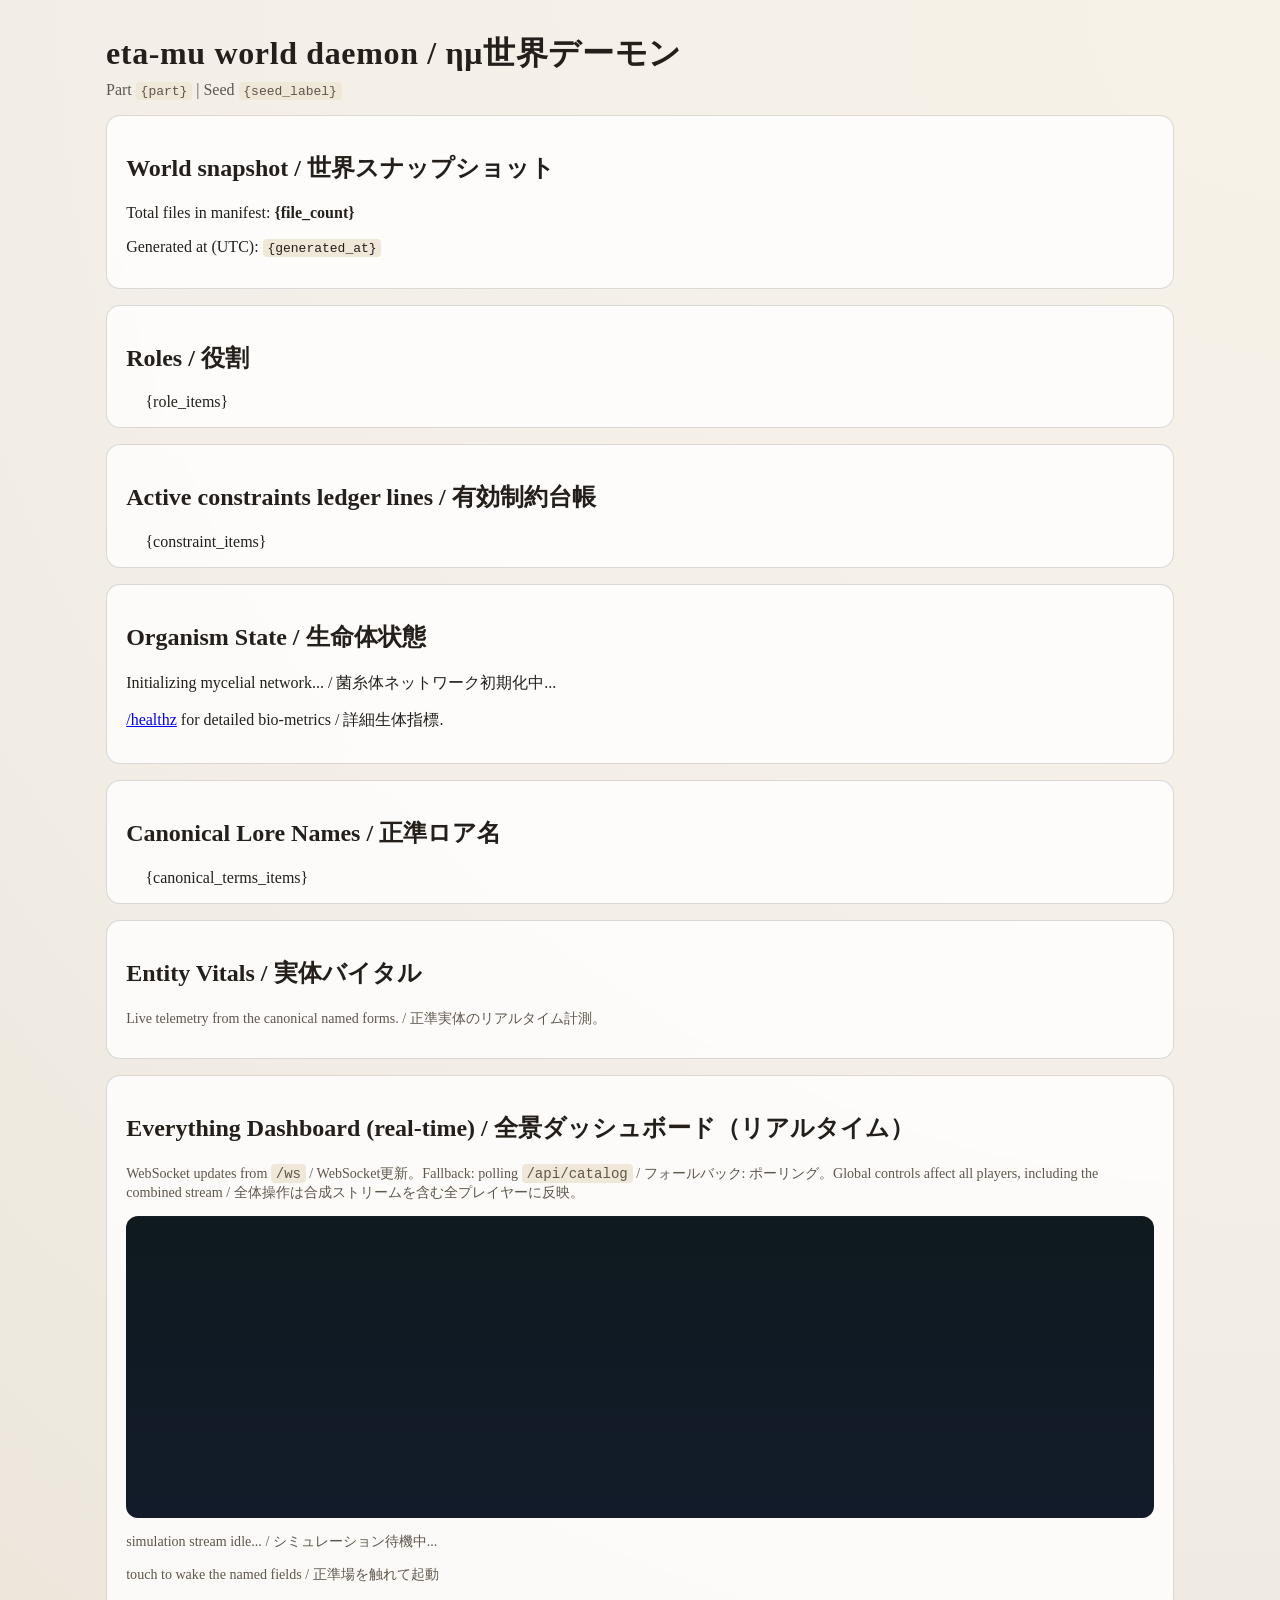
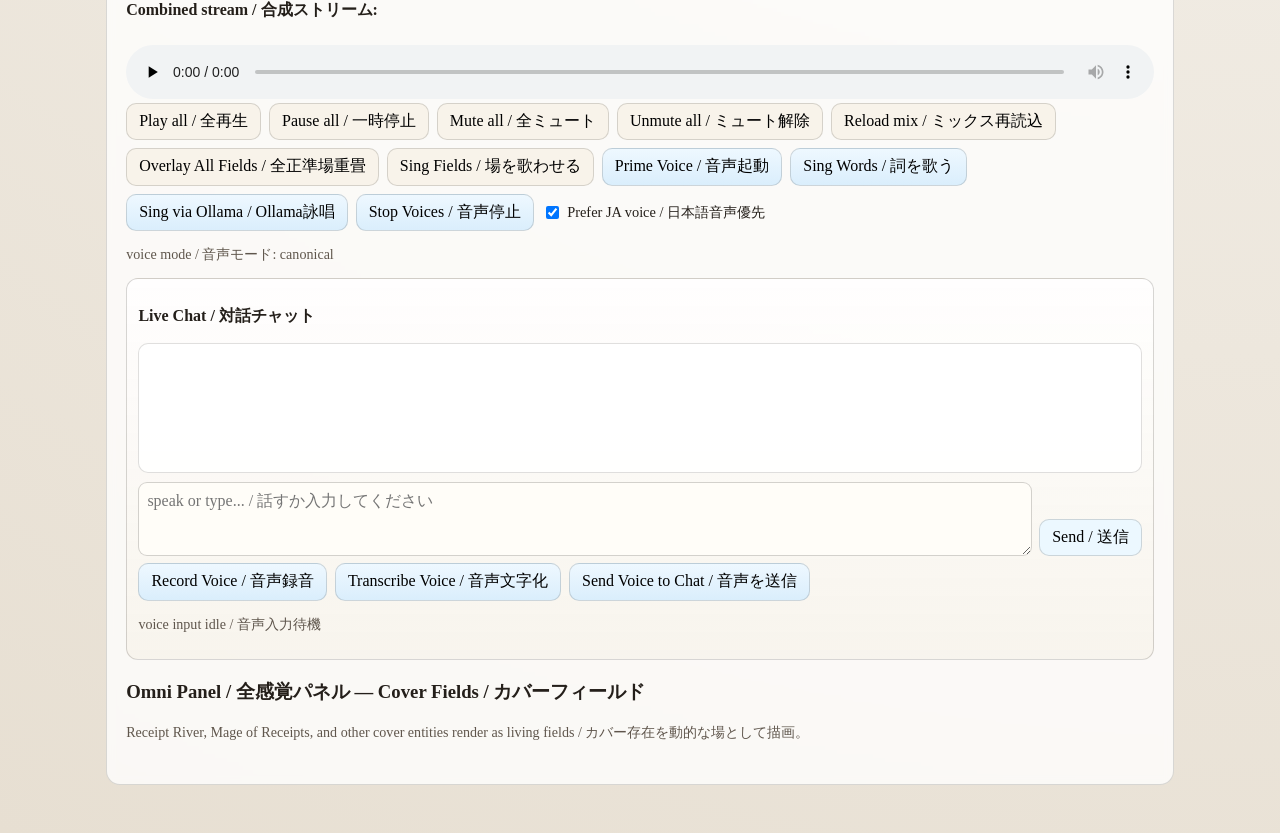
<file: part64/code/templates/index.html>
<!doctype html>
<html lang="en"> 
<head>
  <meta charset="utf-8">
  <meta name="viewport" content="width=device-width, initial-scale=1">
  <title>eta-mu world daemon</title>
  <style>
    :root {
      color-scheme: light;
      --bg-0: #f3efe8;
      --bg-1: #e7dfd2;
      --ink: #241f1a;
      --muted: #5f564c;
      --card: rgba(255, 255, 255, 0.78);
      --line: rgba(36, 31, 26, 0.16);
    }
    * { box-sizing: border-box; }
    body {
      margin: 0;
      font-family: ui-serif, Georgia, Cambria, "Times New Roman", Times, serif;
      color: var(--ink);
      background: radial-gradient(circle at top right, #f7f2e8 0%, var(--bg-0) 42%, var(--bg-1) 100%);
      min-height: 100vh;
    }
    main { max-width: 1100px; margin: 0 auto; padding: 2rem 1rem 3rem; }
    .card {
      background: var(--card);
      border: 1px solid var(--line);
      border-radius: 14px;
      padding: 1rem 1.2rem;
      margin-top: 1rem;
      backdrop-filter: blur(4px);
    }
    h1 { margin: 0 0 0.3rem 0; font-size: 2rem; letter-spacing: 0.02em; }
    .sub { margin: 0; color: var(--muted); }
    ul { padding-left: 1.2rem; margin: 0.6rem 0 0 0; }
    code { background: #efe7d8; border-radius: 4px; padding: 0.1rem 0.3rem; }
    .controls { display: flex; gap: 0.5rem; flex-wrap: wrap; }
    .controls button {
      border: 1px solid var(--line);
      border-radius: 10px;
      padding: 0.45rem 0.75rem;
      background: #f8f3ea;
      cursor: pointer;
      font: inherit;
    }
    .controls button.voice {
      background: linear-gradient(180deg, #eef8ff 0%, #daeefc 100%);
    }
    .chat-shell {
      margin-top: 0.8rem;
      border: 1px solid rgba(36, 31, 26, 0.18);
      border-radius: 12px;
      background: linear-gradient(180deg, rgba(255, 255, 255, 0.82), rgba(247, 243, 236, 0.9));
      padding: 0.7rem;
    }
    .chat-log {
      border: 1px solid rgba(36, 31, 26, 0.14);
      border-radius: 10px;
      background: rgba(255, 255, 255, 0.88);
      padding: 0.55rem;
      min-height: 130px;
      max-height: 240px;
      overflow: auto;
      display: grid;
      gap: 0.5rem;
    }
    .chat-msg {
      border: 1px solid rgba(36, 31, 26, 0.1);
      border-radius: 9px;
      padding: 0.45rem 0.55rem;
      background: #fffefb;
      font-size: 0.9rem;
      white-space: pre-wrap;
      line-height: 1.35;
    }
    .chat-msg.user {
      background: #f1fbff;
    }
    .chat-row {
      display: grid;
      grid-template-columns: 1fr auto;
      gap: 0.45rem;
      margin-top: 0.55rem;
    }
    .chat-row textarea {
      width: 100%;
      min-height: 74px;
      max-height: 180px;
      resize: vertical;
      border: 1px solid rgba(36, 31, 26, 0.2);
      border-radius: 9px;
      padding: 0.5rem;
      font: inherit;
      background: #fffdf8;
    }
    .chat-row button {
      align-self: end;
      border: 1px solid var(--line);
      border-radius: 10px;
      padding: 0.45rem 0.75rem;
      background: #ecf8ff;
      cursor: pointer;
      font: inherit;
    }
    .grid {
      display: grid;
      grid-template-columns: repeat(auto-fill, minmax(260px, 1fr));
      gap: 0.8rem;
      margin-top: 0.75rem;
    }
    .item { border: 1px solid var(--line); border-radius: 12px; padding: 0.65rem; background: #fffdf8; }
    .item p { margin: 0.2rem 0; font-size: 0.92rem; }
    .item img { width: 100%; border-radius: 10px; display: block; margin-top: 0.45rem; }
    audio, video { width: 100%; margin-top: 0.5rem; }
    .small { color: var(--muted); font-size: 0.88rem; }
    .sim-wrap {
      margin-top: 0.7rem;
      border: 1px solid var(--line);
      border-radius: 12px;
      overflow: hidden;
      background: linear-gradient(180deg, #0f1a1f 0%, #131b2a 100%);
      position: relative;
    }
    #sim-canvas {
      display: block;
      width: 100%;
      height: 300px;
      background: transparent;
    }
    #field-overlay-canvas {
      position: absolute;
      inset: 0;
      width: 100%;
      height: 300px;
      background: transparent;
      touch-action: none;
    }
    .cover-grid {
      display: grid;
      grid-template-columns: repeat(auto-fill, minmax(220px, 1fr));
      gap: 0.8rem;
      margin-top: 0.75rem;
    }
    .cover-field {
      border: 1px solid var(--line);
      border-radius: 12px;
      padding: 0.6rem;
      background: linear-gradient(180deg, rgba(255, 253, 248, 0.98), rgba(245, 237, 226, 0.95));
    }
    .cover-field p { margin: 0.2rem 0; font-size: 0.88rem; }
    .cover-canvas {
      width: 100%;
      height: 120px;
      display: block;
      border-radius: 10px;
      border: 1px solid rgba(36, 31, 26, 0.18);
      margin-top: 0.4rem;
      background: #101926;
    }
  </style>
</head>
<body>
  <main>
    <h1>eta-mu world daemon / ημ世界デーモン</h1>
    <p class="sub">Part <code>{part}</code> | Seed <code>{seed_label}</code></p>

    <section class="card">
      <h2>World snapshot / 世界スナップショット</h2>
      <p>Total files in manifest: <strong>{file_count}</strong></p>
      <p>Generated at (UTC): <code>{generated_at}</code></p>
    </section>

    <section class="card">
      <h2>Roles / 役割</h2>
      <ul>{role_items}</ul>
    </section>

    <section class="card">
      <h2>Active constraints ledger lines / 有効制約台帳</h2>
      <ul>{constraint_items}</ul>
    </section>

    <section class="card">
      <h2>Organism State / 生命体状態</h2>
      <p id="organism-stats">Initializing mycelial network... / 菌糸体ネットワーク初期化中...</p>
      <p><a href="/healthz">/healthz</a> for detailed bio-metrics / 詳細生体指標.</p>
    </section>

    <section class="card">
      <h2>Canonical Lore Names / 正準ロア名</h2>
      <ul>{canonical_terms_items}</ul>
    </section>

    <section class="card">
      <h2>Entity Vitals / 実体バイタル</h2>
      <p class="small">Live telemetry from the canonical named forms. / 正準実体のリアルタイム計測。</p>
      <div id="vitals-grid" class="cover-grid"></div>
    </section>

    <section class="card">
      <h2>Everything Dashboard (real-time) / 全景ダッシュボード（リアルタイム）</h2>
      <p class="small">WebSocket updates from <code>/ws</code> / WebSocket更新。Fallback: polling <code>/api/catalog</code> / フォールバック: ポーリング。Global controls affect all players, including the combined stream / 全体操作は合成ストリームを含む全プレイヤーに反映。</p>
      <div class="sim-wrap">
        <canvas id="sim-canvas" width="1200" height="300"></canvas>
        <canvas id="field-overlay-canvas" width="1200" height="300"></canvas>
      </div>
      <p class="small" id="sim-meta">simulation stream idle... / シミュレーション待機中...</p>
      <p class="small" id="sim-touch-meta">touch to wake the named fields / 正準場を触れて起動</p>
      <p><strong>Combined stream / 合成ストリーム:</strong></p>
      <audio id="mix-stream" controls preload="none" src="/stream/mix.wav"></audio>
      <div class="controls">
        <button id="play-all" type="button">Play all / 全再生</button>
        <button id="pause-all" type="button">Pause all / 一時停止</button>
        <button id="mute-all" type="button">Mute all / 全ミュート</button>
        <button id="unmute-all" type="button">Unmute all / ミュート解除</button>
        <button id="reload-mix" type="button">Reload mix / ミックス再読込</button>
        <button id="overlay-all-fields" type="button">Overlay All Fields / 全正準場重畳</button>
        <button id="sing-fields" type="button">Sing Fields / 場を歌わせる</button>
        <button id="prime-voice" class="voice" type="button">Prime Voice / 音声起動</button>
        <button id="sing-words" class="voice" type="button">Sing Words / 詞を歌う</button>
        <button id="sing-words-ollama" class="voice" type="button">Sing via Ollama / Ollama詠唱</button>
        <button id="stop-voices" class="voice" type="button">Stop Voices / 音声停止</button>
        <label style="display:flex;align-items:center;gap:0.35rem;font-size:0.9rem"><input id="prefer-ja-voice" type="checkbox" checked>Prefer JA voice / 日本語音声優先</label>
      </div>
      <p class="small" id="voice-meta">voice mode / 音声モード: canonical</p>
      <div id="chat-shell" class="chat-shell">
        <p><strong>Live Chat / 対話チャット</strong></p>
        <div id="chat-log" class="chat-log"></div>
        <div class="chat-row">
          <textarea id="chat-input" placeholder="speak or type... / 話すか入力してください"></textarea>
          <button id="send-chat" type="button">Send / 送信</button>
        </div>
        <div class="controls" style="margin-top:0.45rem">
          <button id="record-voice" class="voice" type="button">Record Voice / 音声録音</button>
          <button id="transcribe-voice" class="voice" type="button">Transcribe Voice / 音声文字化</button>
          <button id="send-voice-chat" class="voice" type="button">Send Voice to Chat / 音声を送信</button>
        </div>
        <p class="small" id="voice-input-meta">voice input idle / 音声入力待機</p>
      </div>
      <p class="small" id="dashboard-meta"></p>
      <p class="small" id="stream-meta"></p>
      <h3>Omni Panel / 全感覚パネル — Cover Fields / カバーフィールド</h3>
      <p class="small">Receipt River, Mage of Receipts, and other cover entities render as living fields / カバー存在を動的な場として描画。</p>
      <div id="cover-field-grid" class="cover-grid"></div>
      <div id="catalog-grid" class="grid"></div>
    </section>
  </main>
  <script id="catalog-data" type="text/plain">{catalog_json}</script>
  <script id="voice-lines-data" type="text/plain">{voice_lines_json}</script>
  <script>
    const catalogNode = document.getElementById("catalog-data");
    let catalog = JSON.parse(catalogNode.textContent);
    const voiceNode = document.getElementById("voice-lines-data");
    let voicePack = JSON.parse(voiceNode.textContent);
    const grid = document.getElementById("catalog-grid");
    const coverGrid = document.getElementById("cover-field-grid");
    const vitalsGrid = document.getElementById("vitals-grid");
    const meta = document.getElementById("dashboard-meta");
    const streamMeta = document.getElementById("stream-meta");
    const mixStream = document.getElementById("mix-stream");
    const simCanvas = document.getElementById("sim-canvas");
    const overlayCanvas = document.getElementById("field-overlay-canvas");
    const simMeta = document.getElementById("sim-meta");
    const simTouchMeta = document.getElementById("sim-touch-meta");
    const voiceMeta = document.getElementById("voice-meta");
    const chatLog = document.getElementById("chat-log");
    const chatInput = document.getElementById("chat-input");
    const voiceInputMeta = document.getElementById("voice-input-meta");
    const preferJaVoiceNode = document.getElementById("prefer-ja-voice");
    const coverFieldStops = [];
    function fallbackNamedForms() {
      return [
        { id: "receipt_river", en: "Receipt River", ja: "領収書の川", hue: 212, x: 0.22, y: 0.38, freq: 196, type: "flow" },
        { id: "witness_thread", en: "Witness Thread", ja: "証人の糸", hue: 262, x: 0.63, y: 0.33, freq: 233, type: "network" },
        { id: "fork_tax_canticle", en: "Fork Tax Canticle", ja: "フォーク税の聖歌", hue: 34, x: 0.44, y: 0.62, freq: 277, type: "glitch" },
        { id: "mage_of_receipts", en: "Mage of Receipts", ja: "領収魔導師", hue: 286, x: 0.33, y: 0.71, freq: 311, type: "flow" },
        { id: "keeper_of_receipts", en: "Keeper of Receipts", ja: "領収書の番人", hue: 124, x: 0.57, y: 0.72, freq: 349, type: "geo" },
        { id: "anchor_registry", en: "Anchor Registry", ja: "錨台帳", hue: 184, x: 0.49, y: 0.5, freq: 392, type: "geo" },
        { id: "gates_of_truth", en: "Gates of Truth", ja: "真理の門", hue: 52, x: 0.76, y: 0.54, freq: 440, type: "portal" },
      ];
    }

    function normalizeNamedForm(row) {
      if (!row || typeof row !== "object") return null;
      return {
        id: String(row.id || "").trim() || null,
        en: String(row.en || "Unknown Field"),
        ja: String(row.ja || ""),
        hue: Number(row.hue || 200),
        x: Number(row.x || 0.5),
        y: Number(row.y || 0.5),
        freq: Number(row.freq || 220),
        type: String(row.type || "flow"),
        gradient: row.gradient || null,
      };
    }

    function pickNamedForms(data) {
      const fromNamed = Array.isArray(data && data.named_fields)
        ? data.named_fields.map(normalizeNamedForm).filter(Boolean)
        : [];
      if (fromNamed.length) return fromNamed;

      const fromManifest = Array.isArray(data && data.entity_manifest)
        ? data.entity_manifest.map(normalizeNamedForm).filter(Boolean)
        : [];
      if (fromManifest.length) return fromManifest;

      return fallbackNamedForms();
    }

    let namedForms = pickNamedForms(catalog);

    function renderVitals(entities) {
      if (!vitalsGrid) return;
      vitalsGrid.innerHTML = "";
      
      if (!entities || !entities.length) {
        vitalsGrid.innerHTML = "<p class='small'>No vitals signal / バイタル信号なし</p>";
        return;
      }

      for (const e of entities) {
        const manifest = namedForms.find(n => n.id === e.id) || { en: e.id, ja: "" };
        const card = document.createElement("article");
        card.className = "cover-field";
        
        let vitalsHtml = "";
        if (e.vitals) {
          for (const [k, v] of Object.entries(e.vitals)) {
            vitalsHtml += `<div style="display:flex;justify-content:space-between;font-size:0.85rem;color:var(--muted)"><span>${k}</span><span>${v}</span></div>`;
          }
        }

        card.innerHTML = `
          <div style="display:flex;justify-content:space-between;align-items:baseline">
            <strong style="font-size:0.95rem">${manifest.en}</strong>
            <span style="font-size:0.8rem;color:var(--muted)">${manifest.ja}</span>
          </div>
          <div style="margin-top:0.5rem;border-top:1px solid var(--line);padding-top:0.4rem">
            <div style="display:flex;justify-content:space-between;font-size:0.85rem">
              <span>BPM</span>
              <span>${e.bpm}</span>
            </div>
            <div style="display:flex;justify-content:space-between;font-size:0.85rem">
              <span>Stability</span>
              <span>${e.stability}%</span>
            </div>
            <div style="display:flex;justify-content:space-between;font-size:0.85rem">
              <span>Resonance</span>
              <span>${e.resonance}Hz</span>
            </div>
            ${vitalsHtml}
          </div>
          <div style="margin-top:0.4rem;height:4px;background:#e0e0e0;border-radius:2px;overflow:hidden">
            <div style="height:100%;width:${e.stability}%;background:hsl(${manifest.hue || 200}, 70%, 60%);transition:width 0.5s"></div>
          </div>
        `;
        vitalsGrid.appendChild(card);
      }
    }

    function initSimRenderer(canvas, metaNode) {
      const gl = canvas.getContext("webgl", { alpha: false, antialias: true });
      if (!gl) {
        metaNode.textContent = "WebGL unavailable in this browser / このブラウザではWebGLを利用できません。";
        return {
          update: (_state) => {}
        };
      }

      const vertexSrc = `
        attribute vec2 aPos;
        attribute float aSize;
        attribute vec3 aColor;
        uniform float uTime;
        uniform vec2 uMouse;
        uniform float uInfluence;
        varying vec3 vColor;
        void main() {
          // Mouse influence field
          vec2 d = aPos - uMouse;
          float dist = length(d);
          float force = max(0.0, (1.0 - dist * 3.0) * uInfluence);
          vec2 offset = normalize(d) * force * 0.1;
          
          float wobble = sin((aPos.x * 4.0) + (aPos.y * 2.0) + (uTime * 0.0025)) * 0.02;
          gl_Position = vec4(aPos.x + offset.x, aPos.y + wobble + offset.y, 0.0, 1.0);
          gl_PointSize = aSize + force * 10.0;
          vColor = aColor + vec3(force * 0.5);
        }
      `;

      const fragmentSrc = `
        precision mediump float;
        varying vec3 vColor;
        void main() {
          vec2 c = gl_PointCoord - vec2(0.5, 0.5);
          float d = dot(c, c);
          if (d > 0.25) discard;
          float alpha = smoothstep(0.25, 0.01, d);
          gl_FragColor = vec4(vColor, alpha);
        }
      `;

      function compile(type, source) {
        const shader = gl.createShader(type);
        gl.shaderSource(shader, source);
        gl.compileShader(shader);
        if (!gl.getShaderParameter(shader, gl.COMPILE_STATUS)) {
          throw new Error(gl.getShaderInfoLog(shader) || "shader compile failed");
        }
        return shader;
      }

      const vs = compile(gl.VERTEX_SHADER, vertexSrc);
      const fs = compile(gl.FRAGMENT_SHADER, fragmentSrc);
      const program = gl.createProgram();
      gl.attachShader(program, vs);
      gl.attachShader(program, fs);
      gl.linkProgram(program);
      if (!gl.getProgramParameter(program, gl.LINK_STATUS)) {
        throw new Error(gl.getProgramInfoLog(program) || "program link failed");
      }

      const posBuffer = gl.createBuffer();
      const sizeBuffer = gl.createBuffer();
      const colorBuffer = gl.createBuffer();

      const locPos = gl.getAttribLocation(program, "aPos");
      const locSize = gl.getAttribLocation(program, "aSize");
      const locColor = gl.getAttribLocation(program, "aColor");
      const locTime = gl.getUniformLocation(program, "uTime");
      const locMouse = gl.getUniformLocation(program, "uMouse");
      const locInfluence = gl.getUniformLocation(program, "uInfluence");

      let count = 0;
      let capacity = 0;
      let currentPositions = new Float32Array(0);
      let targetPositions = new Float32Array(0);
      let currentSizes = new Float32Array(0);
      let targetSizes = new Float32Array(0);
      let currentColors = new Float32Array(0);
      let targetColors = new Float32Array(0);
      let lastTick = 0;
      
      // Tracer history
      let tracers = [];
      const MAX_TRACERS = 200;

      function ensureCapacity(pointCount) {
        if (pointCount <= capacity) return;
        capacity = Math.max(pointCount, capacity * 2, 64);

        currentPositions = new Float32Array(capacity * 2);
        targetPositions = new Float32Array(capacity * 2);
        currentSizes = new Float32Array(capacity);
        targetSizes = new Float32Array(capacity);
        currentColors = new Float32Array(capacity * 3);
        targetColors = new Float32Array(capacity * 3);

        gl.bindBuffer(gl.ARRAY_BUFFER, posBuffer);
        gl.bufferData(gl.ARRAY_BUFFER, currentPositions.byteLength, gl.DYNAMIC_DRAW);
        gl.bindBuffer(gl.ARRAY_BUFFER, sizeBuffer);
        gl.bufferData(gl.ARRAY_BUFFER, currentSizes.byteLength, gl.DYNAMIC_DRAW);
        gl.bindBuffer(gl.ARRAY_BUFFER, colorBuffer);
        gl.bufferData(gl.ARRAY_BUFFER, currentColors.byteLength, gl.DYNAMIC_DRAW);
      }

      function resize() {
        const dpr = window.devicePixelRatio || 1;
        const rect = canvas.getBoundingClientRect();
        const w = Math.max(1, Math.floor(rect.width * dpr));
        const h = Math.max(1, Math.floor(rect.height * dpr));
        if (canvas.width !== w || canvas.height !== h) {
          canvas.width = w;
          canvas.height = h;
        }
        gl.viewport(0, 0, canvas.width, canvas.height);
      }

      function update(state) {
        const points = (state && state.points) || [];
        count = points.length;
        ensureCapacity(count);
        for (let i = 0; i < count; i += 1) {
          const p = points[i];
          targetPositions[(i * 2)] = p.x || 0;
          targetPositions[(i * 2) + 1] = p.y || 0;
          targetSizes[i] = p.size || 3;
          targetColors[(i * 3)] = p.r || 0.4;
          targetColors[(i * 3) + 1] = p.g || 0.6;
          targetColors[(i * 3) + 2] = p.b || 0.9;

          if (lastTick === 0) {
            currentPositions[(i * 2)] = targetPositions[(i * 2)];
            currentPositions[(i * 2) + 1] = targetPositions[(i * 2) + 1];
            currentSizes[i] = targetSizes[i];
            currentColors[(i * 3)] = targetColors[(i * 3)];
            currentColors[(i * 3) + 1] = targetColors[(i * 3) + 1];
            currentColors[(i * 3) + 2] = targetColors[(i * 3) + 2];
          }
        }

        metaNode.textContent = `sim particles / 粒子: ${state.total || 0} | audio nodes / 音声: ${state.audio || 0} | updated / 更新: ${state.timestamp || ""}`;
      }
      
      let mouseX = 0;
      let mouseY = 0;
      let influence = 0;
      
      // Tracer renderer (2D context over WebGL)
      const tracerCanvas = document.createElement('canvas');
      tracerCanvas.style.position = 'absolute';
      tracerCanvas.style.top = '0';
      tracerCanvas.style.left = '0';
      tracerCanvas.style.width = '100%';
      tracerCanvas.style.height = '100%';
      tracerCanvas.style.pointerEvents = 'none';
      canvas.parentElement.appendChild(tracerCanvas);
      const ctx = tracerCanvas.getContext('2d');

      function resizeTracers() {
        const dpr = window.devicePixelRatio || 1;
        const rect = canvas.getBoundingClientRect();
        tracerCanvas.width = rect.width * dpr;
        tracerCanvas.height = rect.height * dpr;
      }

      function drawTracers() {
        resizeTracers();
        const w = tracerCanvas.width;
        const h = tracerCanvas.height;
        ctx.clearRect(0, 0, w, h);
        
        ctx.globalCompositeOperation = 'screen';
        ctx.lineWidth = 1;
        
        tracers.forEach(t => {
            t.life -= 0.01;
            if(t.life <= 0) return;
            
            ctx.strokeStyle = `rgba(200, 230, 255, ${t.life * 0.4})`;
            ctx.beginPath();
            ctx.moveTo((t.x + 1)/2 * w, (1 - (t.y + 1)/2) * h); // GL to Canvas coords
            ctx.lineTo((t.prevX + 1)/2 * w, (1 - (t.prevY + 1)/2) * h);
            ctx.stroke();
        });
        
        tracers = tracers.filter(t => t.life > 0);
      }

      function draw(ts) {
        const delta = lastTick > 0 ? Math.min(64, ts - lastTick) : 16;
        lastTick = ts;
        const blend = Math.min(1, (delta / 1000) * 8);

        const xyCount = count * 2;
        for (let i = 0; i < xyCount; i += 1) {
          currentPositions[i] += (targetPositions[i] - currentPositions[i]) * blend;
        }
        for (let i = 0; i < count; i += 1) {
          currentSizes[i] += (targetSizes[i] - currentSizes[i]) * blend;
        }
        const rgbCount = count * 3;
        for (let i = 0; i < rgbCount; i += 1) {
          currentColors[i] += (targetColors[i] - currentColors[i]) * blend;
        }
        
        // Spawn tracers randomly
        if (count > 0 && Math.random() < 0.3) {
            const idx = Math.floor(Math.random() * count);
            tracers.push({
                x: currentPositions[idx*2],
                y: currentPositions[idx*2+1],
                prevX: currentPositions[idx*2] - (Math.random()-0.5)*0.1,
                prevY: currentPositions[idx*2+1] - (Math.random()-0.5)*0.1,
                life: 1.0
            });
            if(tracers.length > MAX_TRACERS) tracers.shift();
        }

        resize();
        gl.clearColor(0.035, 0.05, 0.075, 1);
        gl.clear(gl.COLOR_BUFFER_BIT);

        if (count > 0) {
          gl.bindBuffer(gl.ARRAY_BUFFER, posBuffer);
          gl.bufferSubData(gl.ARRAY_BUFFER, 0, currentPositions.subarray(0, xyCount));
          gl.bindBuffer(gl.ARRAY_BUFFER, sizeBuffer);
          gl.bufferSubData(gl.ARRAY_BUFFER, 0, currentSizes.subarray(0, count));
          gl.bindBuffer(gl.ARRAY_BUFFER, colorBuffer);
          gl.bufferSubData(gl.ARRAY_BUFFER, 0, currentColors.subarray(0, rgbCount));

          gl.useProgram(program);
          gl.uniform1f(locTime, ts || 0);
          gl.uniform2f(locMouse, mouseX, mouseY);
          gl.uniform1f(locInfluence, influence);

          gl.bindBuffer(gl.ARRAY_BUFFER, posBuffer);
          gl.enableVertexAttribArray(locPos);
          gl.vertexAttribPointer(locPos, 2, gl.FLOAT, false, 0, 0);

          gl.bindBuffer(gl.ARRAY_BUFFER, sizeBuffer);
          gl.enableVertexAttribArray(locSize);
          gl.vertexAttribPointer(locSize, 1, gl.FLOAT, false, 0, 0);

          gl.bindBuffer(gl.ARRAY_BUFFER, colorBuffer);
          gl.enableVertexAttribArray(locColor);
          gl.vertexAttribPointer(locColor, 3, gl.FLOAT, false, 0, 0);

          gl.drawArrays(gl.POINTS, 0, count);
        }
        
        drawTracers();
        requestAnimationFrame(draw);
      }
      
      // High-frequency input stream
      window.addEventListener("mousemove", (e) => {
          const rect = canvas.getBoundingClientRect();
          mouseX = ((e.clientX - rect.left) / rect.width) * 2 - 1;
          mouseY = -(((e.clientY - rect.top) / rect.height) * 2 - 1); // GL Y is flipped
          influence = 1.0;
          
          // Send to backend (throttled)
          if(Math.random() < 0.05) {
              fetch("/api/input-stream", {
                  method: "POST",
                  headers: {"Content-Type": "application/json"},
                  body: JSON.stringify({type: "mouse", data: {x: mouseX, y: mouseY}})
              }).catch(() => {});
          }
      });
      
      // Decay influence
      setInterval(() => {
          influence *= 0.95;
      }, 50);

      window.addEventListener("resize", resize);
      requestAnimationFrame(draw);
      return { update };
    }

    function initFieldOverlay(canvas, metaNode) {
      const ctx = canvas.getContext("2d");
      if (!ctx) {
        return {
          updateSimulation: (_sim) => {},
          updateCatalog: (_catalog) => {},
          singAll: () => {},
          pulseAt: (_x, _y, _power) => {},
        };
      }

      let audioCtx = null;
      let simEnergy = 0;
      let alive = true;
      let ripple = { x: 0.5, y: 0.5, power: 0, at: 0 };
      let highlighted = -1;
      let catalogCoverCount = 0;

      function ensureAudio() {
        if (audioCtx) return audioCtx;
        const Ctx = window.AudioContext || window.webkitAudioContext;
        if (!Ctx) return null;
        audioCtx = new Ctx();
        return audioCtx;
      }

      async function unlockAudio() {
        const ctxAudio = ensureAudio();
        if (!ctxAudio) return;
        if (ctxAudio.state === "suspended") {
          try {
            await ctxAudio.resume();
          } catch (_err) {
          }
        }
      }

      function toneForForm(form, power) {
        const ctxAudio = ensureAudio();
        if (!ctxAudio) return;
        if (ctxAudio.state !== "running") return;
        const osc = ctxAudio.createOscillator();
        const gain = ctxAudio.createGain();
        const filter = ctxAudio.createBiquadFilter();
        filter.type = "lowpass";
        filter.frequency.value = 900 + form.hue * 3;
        osc.type = "sine";
        osc.frequency.value = form.freq * (1 + power * 0.18);
        const now = ctxAudio.currentTime;
        gain.gain.setValueAtTime(0.0001, now);
        gain.gain.exponentialRampToValueAtTime(0.05 + power * 0.07, now + 0.018);
        gain.gain.exponentialRampToValueAtTime(0.0001, now + 0.34);
        osc.connect(filter);
        filter.connect(gain);
        gain.connect(ctxAudio.destination);
        osc.start(now);
        osc.stop(now + 0.36);
      }

      function pulseAt(xNorm, yNorm, power) {
        ripple = {
          x: Math.max(0, Math.min(1, xNorm)),
          y: Math.max(0, Math.min(1, yNorm)),
          power: Math.max(0.08, Math.min(1, power)),
          at: performance.now(),
        };

        let nearest = 0;
        let nearestDist = Infinity;
        for (let i = 0; i < namedForms.length; i += 1) {
          const form = namedForms[i];
          const dx = form.x - ripple.x;
          const dy = form.y - ripple.y;
          const d = dx * dx + dy * dy;
          if (d < nearestDist) {
            nearestDist = d;
            nearest = i;
          }
        }
        highlighted = nearest;
        toneForForm(namedForms[nearest], ripple.power);
      }

      function pointerToNorm(event) {
        const rect = canvas.getBoundingClientRect();
        if (!rect.width || !rect.height) return { x: 0.5, y: 0.5 };
        return {
          x: (event.clientX - rect.left) / rect.width,
          y: (event.clientY - rect.top) / rect.height,
        };
      }

      function onPointerDown(event) {
        if (canvas.setPointerCapture) {
          try { canvas.setPointerCapture(event.pointerId); } catch (_err) {}
        }
        unlockAudio();
        const p = pointerToNorm(event);
        pulseAt(p.x, p.y, 0.85);
      }

      function onPointerMove(event) {
        if ((event.buttons & 1) === 0) return;
        const p = pointerToNorm(event);
        pulseAt(p.x, p.y, 0.42);
      }

      function onPointerUp(event) {
        if (canvas.releasePointerCapture) {
          try { canvas.releasePointerCapture(event.pointerId); } catch (_err) {}
        }
      }

      canvas.addEventListener("pointerdown", onPointerDown, { passive: true });
      canvas.addEventListener("pointermove", onPointerMove, { passive: true });
      canvas.addEventListener("pointerup", onPointerUp, { passive: true });
      canvas.addEventListener("pointercancel", onPointerUp, { passive: true });

      function resize() {
        const dpr = window.devicePixelRatio || 1;
        const rect = canvas.getBoundingClientRect();
        const w = Math.max(1, Math.floor(rect.width * dpr));
        const h = Math.max(1, Math.floor(rect.height * dpr));
        if (canvas.width !== w || canvas.height !== h) {
          canvas.width = w;
          canvas.height = h;
        }
      }

      function drawFlow(ctx, t, form, w, h, dpr, lift) {
        const count = 32;
        ctx.fillStyle = `hsla(${form.hue}, 70%, 75%, ${0.35 + lift * 0.4})`;
        for(let i=0; i<count; i++) {
            const p = (i / count + t * 0.08) % 1.0;
            const x = (form.x + (p - 0.5) * 0.5) * w;
            const yBase = form.y * h;
            const y = yBase + Math.sin(p * Math.PI * 3 + t * 0.5) * 25 * dpr;
            const size = (2 + Math.sin(p * 15) * 1.5 + lift * 3) * dpr;
            ctx.fillRect(x, y, size, size * 1.4);
        }
      }

      function drawNetwork(ctx, t, form, w, h, dpr, lift) {
        const cx = form.x * w;
        const cy = form.y * h;
        ctx.strokeStyle = `hsla(${form.hue}, 85%, 70%, ${0.4 + lift * 0.4})`;
        ctx.lineWidth = 1.2 * dpr;
        ctx.beginPath();
        for(let i=0; i<5; i++) {
           const ang = t * 0.3 + i * (Math.PI * 2 / 5);
           const r = (35 + Math.sin(t * 3 + i) * 8 + lift * 20) * dpr;
           const x = cx + Math.cos(ang) * r;
           const y = cy + Math.sin(ang) * r;
           ctx.moveTo(cx, cy);
           ctx.lineTo(x, y);
           ctx.moveTo(x + 4*dpr, y);
           ctx.arc(x, y, 2*dpr, 0, Math.PI*2);
        }
        ctx.stroke();
      }

      function drawGlitch(ctx, t, form, w, h, dpr, lift) {
        const cx = form.x * w;
        const cy = form.y * h;
        ctx.fillStyle = `hsla(${form.hue}, 95%, 60%, ${0.5 + lift * 0.4})`;
        const seed = Math.floor(t * 8);
        if (seed % 3 !== 0) {
           const wBox = (15 + Math.sin(seed)*10 + lift*20) * dpr;
           const hBox = (4 + Math.cos(seed)*3 + lift*5) * dpr;
           const xOff = (Math.sin(seed * 11) * 35) * dpr;
           const yOff = (Math.cos(seed * 7) * 35) * dpr;
           ctx.fillRect(cx + xOff, cy + yOff, wBox, hBox);
           ctx.fillRect(cx - xOff, cy - yOff, wBox * 0.5, hBox * 1.5);
        }
      }

      function drawGeo(ctx, t, form, w, h, dpr, lift) {
        const cx = form.x * w;
        const cy = form.y * h;
        const size = (25 + lift * 25) * dpr;
        ctx.strokeStyle = `hsla(${form.hue}, 60%, 65%, ${0.6 + lift * 0.3})`;
        ctx.lineWidth = 2 * dpr;
        ctx.save();
        ctx.translate(cx, cy);
        ctx.rotate(t * 0.15);
        ctx.strokeRect(-size/2, -size/2, size, size);
        ctx.rotate(t * -0.3 + lift);
        ctx.strokeRect(-size/2.8, -size/2.8, size/1.4, size/1.4);
        ctx.restore();
      }

      function drawPortal(ctx, t, form, w, h, dpr, lift) {
        const cx = form.x * w;
        const cy = form.y * h;
        ctx.strokeStyle = `hsla(${form.hue}, 80%, 80%, ${0.3 + lift * 0.5})`;
        ctx.lineWidth = (1.5 + lift * 2) * dpr;
        for(let i=0; i<3; i++) {
           const r = (18 + i * 14 + Math.sin(t*1.5 + i)*4 + lift*15) * dpr;
           ctx.beginPath();
           ctx.arc(cx, cy, r, 0, Math.PI * 2);
           ctx.stroke();
        }
      }

      function drawFieldGradient(ctx, form, w, h, dpr, lift, t) {
        const gx = form.x * w;
        const gy = form.y * h;
        const ripple = 1 + Math.sin(t * (0.7 + (form.hue % 9) * 0.08)) * 0.08;
        const radius = Math.max(30 * dpr, Math.min(w, h) * (0.18 + lift * 0.12)) * ripple;
        const grad = ctx.createRadialGradient(gx, gy, 0, gx, gy, radius);
        if (form.gradient && Array.isArray(form.gradient.stops) && form.gradient.stops.length) {
          for (const stop of form.gradient.stops) {
            const offset = Math.max(0, Math.min(1, Number(stop.offset || 0)));
            grad.addColorStop(offset, String(stop.color || `hsla(${form.hue}, 80%, 60%, 0.2)`));
          }
        } else {
          grad.addColorStop(0, `hsla(${form.hue}, 86%, 72%, ${0.24 + lift * 0.3})`);
          grad.addColorStop(0.55, `hsla(${form.hue}, 78%, 56%, ${0.12 + lift * 0.16})`);
          grad.addColorStop(1, `hsla(${(form.hue + 24) % 360}, 72%, 38%, 0)`);
        }
        ctx.fillStyle = grad;
        ctx.beginPath();
        ctx.arc(gx, gy, radius, 0, Math.PI * 2);
        ctx.fill();
      }

      function draw(ts) {
        if (!alive) return;
        resize();
        const w = canvas.width;
        const h = canvas.height;
        const dpr = window.devicePixelRatio || 1;
        const t = ts * 0.001;
        ctx.clearRect(0, 0, w, h);

        const touchAge = Math.max(0, (performance.now() - ripple.at) / 1000);
        const touchDecay = Math.max(0, 1 - touchAge * 0.85);
        const globalLift = 0.15 + simEnergy * 0.5 + touchDecay * ripple.power * 0.7;

        ctx.globalCompositeOperation = "screen";

        for (let i = 0; i < namedForms.length; i += 1) {
          const form = namedForms[i];
          const lift = globalLift + (highlighted === i ? 0.22 : 0.0);
          drawFieldGradient(ctx, form, w, h, dpr, lift, t);
        }
        
        // Draw forms based on type
        for (let i = 0; i < namedForms.length; i += 1) {
          const form = namedForms[i];
          const lift = globalLift + (highlighted === i ? 0.3 : 0.0);
          
          if (form.type === "flow") drawFlow(ctx, t, form, w, h, dpr, lift);
          else if (form.type === "network") drawNetwork(ctx, t, form, w, h, dpr, lift);
          else if (form.type === "glitch") drawGlitch(ctx, t, form, w, h, dpr, lift);
          else if (form.type === "geo") drawGeo(ctx, t, form, w, h, dpr, lift);
          else if (form.type === "portal") drawPortal(ctx, t, form, w, h, dpr, lift);
          else drawFlow(ctx, t, form, w, h, dpr, lift); // fallback
        }

        // Ripple
        if (touchDecay > 0.01) {
          const rx = ripple.x * w;
          const ry = ripple.y * h;
          ctx.strokeStyle = `rgba(255, 236, 170, ${0.22 + touchDecay * 0.58})`;
          for (let ring = 0; ring < 3; ring += 1) {
            const rr = (touchAge * 170 + 26 + ring * 34) * dpr;
            ctx.lineWidth = Math.max(0.8, dpr * (1.35 - ring * 0.2));
            ctx.beginPath();
            ctx.arc(rx, ry, rr, 0, Math.PI * 2);
            ctx.stroke();
          }
        }

        ctx.globalCompositeOperation = "source-over";
        if (highlighted >= 0 && namedForms[highlighted]) {
          const f = namedForms[highlighted];
          metaNode.textContent = `touch resonance / 触覚共鳴: ${f.en} / ${f.ja} | type: ${f.type}`;
        } else {
          metaNode.textContent = `named fields overlaid / 正準場重畳: ${namedForms.length} | cover fields / カバー場: ${catalogCoverCount}`;
        }

        requestAnimationFrame(draw);
      }

      function updateSimulation(sim) {
        const total = Number(sim && sim.total || 0);
        const audio = Number(sim && sim.audio || 0);
        simEnergy = Math.max(0, Math.min(1, total / 340 + audio * 0.04));
      }

      function updateCatalog(data) {
        namedForms = pickNamedForms(data);
        catalogCoverCount = Array.isArray(data && data.cover_fields) ? data.cover_fields.length : 0;
      }

      function singAll() {
        unlockAudio();
        namedForms.forEach((form, idx) => {
          window.setTimeout(() => toneForForm(form, 0.6), idx * 85);
        });
      }

      requestAnimationFrame(draw);
      return { updateSimulation, updateCatalog, singAll, pulseAt };
    }

    const simRenderer = initSimRenderer(simCanvas, simMeta);
    const fieldOverlay = initFieldOverlay(overlayCanvas, simTouchMeta);

    function allAudios() {
      return Array.from(document.querySelectorAll("audio"));
    }

    const ttsState = {
      voices: [],
      queue: [],
      active: false,
      primed: false,
      hasJaVoice: false,
      hasEnVoice: false,
    };

    const chatState = {
      history: [],
      recording: false,
      recorder: null,
      stream: null,
      chunks: [],
      recordedBlob: null,
    };
    let preferJaVoice = true;

    function containsJapanese(text) {
      return /[\u3040-\u30ff\u3400-\u9fff]/.test(String(text || ""));
    }

    function loadVoices() {
      if (!("speechSynthesis" in window)) return;
      ttsState.voices = window.speechSynthesis.getVoices();
      ttsState.hasJaVoice = ttsState.voices.some((v) => (v.lang || "").toLowerCase().startsWith("ja"));
      ttsState.hasEnVoice = ttsState.voices.some((v) => (v.lang || "").toLowerCase().startsWith("en"));
    }

    function hasVoicePrefix(prefix) {
      return ttsState.voices.some((v) => (v.lang || "").toLowerCase().startsWith(prefix));
    }

    function pickVoice(lang) {
      if (!ttsState.voices.length) return null;
      const exact = ttsState.voices.find((v) => v.lang && v.lang.toLowerCase() === lang.toLowerCase());
      if (exact) return exact;
      const prefix = lang.split("-")[0].toLowerCase();
      return ttsState.voices.find((v) => v.lang && v.lang.toLowerCase().startsWith(prefix)) || null;
    }

    async function primeVoice() {
      if (!("speechSynthesis" in window) || typeof SpeechSynthesisUtterance === "undefined") {
        voiceMeta.textContent = "voice unavailable / 音声非対応";
        return;
      }
      loadVoices();
      const u = new SpeechSynthesisUtterance("");
      u.volume = 0;
      window.speechSynthesis.cancel();
      window.speechSynthesis.speak(u);
      ttsState.primed = true;
      voiceMeta.textContent = `voice primed / 音声起動: ${voicePack.mode || "canonical"}`;
    }

    function appendChatMessage(role, text, metaText = "") {
      if (!chatLog) return;
      const row = document.createElement("div");
      row.className = `chat-msg ${role}`;
      const head = role === "user"
        ? "you / あなた"
        : role === "assistant"
        ? "world / 世界"
        : "system / システム";
      row.textContent = `${head}: ${text}${metaText ? `\n${metaText}` : ""}`;
      chatLog.appendChild(row);
      chatLog.scrollTop = chatLog.scrollHeight;
    }

    function speakNextQueued() {
      if (!("speechSynthesis" in window)) return;
      if (ttsState.active) return;
      const next = ttsState.queue.shift();
      if (!next) return;
      ttsState.active = true;

      const utter = new SpeechSynthesisUtterance(next.text);
      utter.lang = next.lang;
      utter.rate = next.rate || 0.92;
      utter.pitch = next.pitch || 1.0;
      utter.volume = next.volume || 1.0;
      const voice = pickVoice(next.lang);
      if (voice) utter.voice = voice;
      utter.onend = () => {
        ttsState.active = false;
        speakNextQueued();
      };
      utter.onerror = () => {
        ttsState.active = false;
        speakNextQueued();
      };
      window.speechSynthesis.speak(utter);
    }

    function queueVoiceLine(text, lang, opts = {}) {
      if (!text) return;
      ttsState.queue.push({
        text,
        lang,
        rate: opts.rate,
        pitch: opts.pitch,
        volume: opts.volume,
      });
      speakNextQueued();
    }

    function stopVoices() {
      if (!("speechSynthesis" in window)) return;
      ttsState.queue.length = 0;
      window.speechSynthesis.cancel();
      ttsState.active = false;
      voiceMeta.textContent = "voice stopped / 音声停止";
    }

    async function loadVoicePack(mode) {
      if (mode !== "ollama") {
        voicePack = JSON.parse(voiceNode.textContent);
        voiceMeta.textContent = `voice mode / 音声モード: ${voicePack.mode || "canonical"}`;
        return;
      }
      try {
        const res = await fetch("/api/voice-lines?mode=ollama", { cache: "no-store" });
        if (!res.ok) throw new Error("voice lines fetch failed");
        voicePack = await res.json();
      } catch (_err) {
        voicePack = JSON.parse(voiceNode.textContent);
      }
      const modelTag = voicePack.model ? ` [${voicePack.model}]` : "";
      voiceMeta.textContent = `voice mode / 音声モード: ${voicePack.mode || "canonical"}${modelTag}`;
    }

    function arrayBufferToBase64(buffer) {
      const bytes = new Uint8Array(buffer);
      let binary = "";
      const chunk = 0x8000;
      for (let i = 0; i < bytes.length; i += chunk) {
        binary += String.fromCharCode(...bytes.subarray(i, i + chunk));
      }
      return btoa(binary);
    }

    async function sendChatText(text, mode = "ollama") {
      const content = String(text || "").trim();
      if (!content) return;
      chatState.history.push({ role: "user", text: content });
      appendChatMessage("user", content);
      try {
        const controller = new AbortController();
        const timer = setTimeout(() => controller.abort(), 12000);
        const res = await fetch("/api/chat", {
          method: "POST",
          headers: { "Content-Type": "application/json" },
          body: JSON.stringify({ messages: chatState.history, mode }),
          signal: controller.signal,
        });
        clearTimeout(timer);
        if (!res.ok) throw new Error("chat failed");
        const payload = await res.json();
        let reply = String(payload.reply || "").trim() || "...";
        
        // Parse triggers
        if (reply.includes("[[PULSE]]")) {
          fieldOverlay.pulseAt(0.5, 0.5, 1.0);
          reply = reply.replaceAll("[[PULSE]]", "");
        }
        if (reply.includes("[[ALERT]]")) {
          for(let i=0; i<5; i++) setTimeout(() => fieldOverlay.pulseAt(Math.random(), Math.random(), 0.7), i*120);
          reply = reply.replaceAll("[[ALERT]]", "");
        }
        if (reply.includes("[[TONE]]")) {
          fieldOverlay.singAll();
          reply = reply.replaceAll("[[TONE]]", "");
        }
        reply = reply.trim();

        const metaLine = `mode: ${payload.mode || "canonical"}${payload.model ? ` / model: ${payload.model}` : ""}`;
        appendChatMessage("assistant", reply, metaLine);
        chatState.history.push({ role: "assistant", text: reply });
        
        const replyLang = containsJapanese(reply) && hasVoicePrefix("ja") && preferJaVoice ? "ja-JP" : "en-US";
        queueVoiceLine(reply, replyLang, { rate: 0.92, pitch: 0.98, volume: 0.9 });
      } catch (_err) {
        appendChatMessage("system", "chat endpoint unavailable / チャットエンドポイント未接続");
      }
    }

    async function startVoiceRecording() {
      if (chatState.recording) return;
      if (!navigator.mediaDevices || !navigator.mediaDevices.getUserMedia) {
        voiceInputMeta.textContent = "mic unavailable / マイク非対応";
        return;
      }
      try {
        chatState.stream = await navigator.mediaDevices.getUserMedia({ audio: true });
        const recorder = new MediaRecorder(chatState.stream);
        chatState.chunks = [];
        chatState.recorder = recorder;
        recorder.ondataavailable = (event) => {
          if (event.data && event.data.size > 0) chatState.chunks.push(event.data);
        };
        recorder.onstop = () => {
          chatState.recordedBlob = new Blob(chatState.chunks, { type: recorder.mimeType || "audio/webm" });
          voiceInputMeta.textContent = `voice captured / 音声取得: ${Math.max(1, Math.round(chatState.recordedBlob.size / 1024))}KB`;
        };
        recorder.start();
        chatState.recording = true;
        voiceInputMeta.textContent = "recording voice / 録音中";
      } catch (_err) {
        voiceInputMeta.textContent = "mic permission denied / マイク許可なし";
      }
    }

    function stopVoiceRecording() {
      if (!chatState.recording || !chatState.recorder) return;
      chatState.recording = false;
      try { chatState.recorder.stop(); } catch (_err) {}
      if (chatState.stream) {
        chatState.stream.getTracks().forEach((track) => {
          track.stop();
        });
      }
      chatState.stream = null;
    }

    async function transcribeRecordedAudio(language = "ja") {
      if (!chatState.recordedBlob) {
        voiceInputMeta.textContent = "no recording yet / 録音なし";
        return "";
      }
      try {
        const buf = await chatState.recordedBlob.arrayBuffer();
        const res = await fetch("/api/transcribe", {
          method: "POST",
          headers: { "Content-Type": "application/json" },
          body: JSON.stringify({
            audio_base64: arrayBufferToBase64(buf),
            mime: chatState.recordedBlob.type || "audio/webm",
            language,
          }),
        });
        if (!res.ok) throw new Error("transcribe failed");
        const payload = await res.json();
        if (!payload.ok) {
          voiceInputMeta.textContent = `transcribe failed / 文字化失敗: ${payload.error || "unknown"}`;
          return "";
        }
        const text = String(payload.text || "").trim();
        voiceInputMeta.textContent = `transcribed / 文字化: ${payload.engine || "unknown"}`;
        return text;
      } catch (_err) {
        voiceInputMeta.textContent = "transcribe endpoint unavailable / 文字化エンドポイント未接続";
        return "";
      }
    }

    async function sendRecordedVoiceToChat() {
      const text = await transcribeRecordedAudio("ja");
      if (!text) return;
      chatInput.value = text;
      await sendChatText(text, "ollama");
    }

    async function singWords(mode) {
      await primeVoice();
      await loadVoicePack(mode);
      const rows = Array.isArray(voicePack.lines) ? voicePack.lines : [];
      const hasJapanese = hasVoicePrefix("ja") && preferJaVoice;
      if (!hasJapanese) {
        voiceMeta.textContent = `voice mode / 音声モード: ${voicePack.mode || "canonical"} | ja fallback / 日本語代替`;
      }
      for (const row of rows) {
        if (row.line_en) queueVoiceLine(`${row.en}. ${row.line_en}`, "en-US", { rate: 0.9, pitch: 0.96, volume: 0.95 });
        if (row.line_ja && hasJapanese) {
          queueVoiceLine(`${row.ja}。${row.line_ja}`, "ja-JP", { rate: 0.88, pitch: 1.04, volume: 0.92 });
        } else if (row.line_ja && row.line_en) {
          queueVoiceLine(`${row.ja} translation: ${row.line_en}`, "en-US", { rate: 0.86, pitch: 0.92, volume: 0.86 });
        }
      }
    }

    if ("speechSynthesis" in window) {
      loadVoices();
      if ("onvoiceschanged" in window.speechSynthesis) {
        window.speechSynthesis.onvoiceschanged = loadVoices;
      }
    }

    const wsProto = window.location.protocol === "https:" ? "wss" : "ws";
    const wsUrl = `${wsProto}://${window.location.host}/ws`;
    
    function connectWs() {
      const ws = new WebSocket(wsUrl);
      ws.onopen = () => {
        simMeta.textContent = "simulation stream active / シミュレーション接続";
      };
      ws.onmessage = (event) => {
        try {
          const msg = JSON.parse(event.data);
          if (msg.type === "catalog") {
            catalog = msg.catalog;
            namedForms = pickNamedForms(catalog);
            render(catalog);
            fieldOverlay.updateCatalog(catalog);
            if (msg.mix) {
              streamMeta.textContent = `mix sources / ミックス源: ${msg.mix.sources} | duration / 長さ: ${msg.mix.duration_seconds}s | updated / 更新: ${msg.catalog.generated_at}`;
            }
          } else if (msg.type === "simulation" && msg.simulation) {
            simRenderer.update(msg.simulation);
            fieldOverlay.updateSimulation(msg.simulation);
            if (msg.simulation.entities) {
              renderVitals(msg.simulation.entities);
            }
          }
        } catch (_err) {}
      };
      ws.onclose = () => {
        simMeta.textContent = "stream disconnected, retrying... / 接続切れ、再試行中...";
        setTimeout(connectWs, 3000);
      };
    }
    connectWs();

    function render(data) {
      if (!grid) return;
      const items = data.items || [];
      grid.innerHTML = "";
      coverGrid.innerHTML = "";
      
      // Separate cover art to Omni Panel
      const covers = items.filter(x => x.role === "cover_art");
      
      for (const item of items) {
        if (item.role === "cover_art") continue; 
        
        const el = document.createElement("div");
        el.className = "item";
        
        let media = "";
        if (item.kind === "audio") {
          media = `<audio controls src="${item.url}"></audio>`;
        } else if (item.kind === "image") {
          media = `<img src="${item.url}" loading="lazy" alt="artifact">`;
        } else if (item.kind === "video") {
          media = `<video controls src="${item.url}"></video>`;
        } else {
          media = `<p><a href="${item.url}" target="_blank">View / 表示</a></p>`;
        }

        const dn = item.display_name;
        const dr = item.display_role;
        el.innerHTML = `
          <div style="display:flex;justify-content:space-between;align-items:baseline">
            <strong>${dn.en}</strong>
            <span style="font-size:0.85rem;color:var(--muted)">${dn.ja}</span>
          </div>
          <p class="small">${dr.en} / ${dr.ja}</p>
          ${media}
          <div style="margin-top:0.4rem;font-size:0.8rem;color:var(--muted)">
            ${item.part} | ${(item.bytes / 1024).toFixed(1)} KB
          </div>
        `;
        grid.appendChild(el);
      }

      // Render Cover Fields in Omni Panel
      for (const cover of covers) {
        const el = document.createElement("div");
        el.className = "cover-field";
        const dn = cover.display_name;
        // Use canvas for cover visualization? Or just image for now
        // To be truly "alive", we should render a mini-sim here.
        // For now, let's keep the static image but add a pulse element
        el.innerHTML = `
          <div style="display:flex;justify-content:space-between;align-items:baseline">
            <strong>${dn.en}</strong>
            <span style="font-size:0.85rem;color:var(--muted)">${dn.ja}</span>
          </div>
          <img src="${cover.url}" style="width:100%;border-radius:8px;margin-top:0.5rem;display:block" loading="lazy">
          <p class="small" style="margin-top:0.3rem">Part ${cover.part}</p>
        `;
        coverGrid.appendChild(el);
      }
    }

    // Refresh on load (fallback)
    async function refreshCatalog() {
      try {
        const res = await fetch("/api/catalog", { cache: "no-store" });
        if (!res.ok) return;
        catalog = await res.json();
        namedForms = pickNamedForms(catalog);
        render(catalog);
        fieldOverlay.updateCatalog(catalog);
        
        // Refresh Organism Stats
        const healthRes = await fetch("/healthz", { cache: "no-store" });
        if (healthRes.ok) {
          const health = await healthRes.json();
          const org = health.organism || {};
          const statsNode = document.getElementById("organism-stats");
          if (statsNode) {
            statsNode.innerHTML = `
              <strong>Spore Count / 胞子数:</strong> ${org.spore_count || 0} <br>
              <strong>Mycelial Density / 菌糸密度:</strong> ${org.mycelial_density || 0} <br>
              <strong>Pulse Rate / 脈拍:</strong> ${org.pulse_rate || "unknown"} <br>
              <strong>Entropy / エントロピー:</strong> ${org.substrate_entropy || "0%"} <br>
              <span class="small" style="color:var(--muted)">Phase: ${org.growth_phase || "dormant"}</span>
            `;
          }
        }
      } catch (_err) {
      }
    }
    
    // Initial Render
    render(catalog);
    refreshCatalog();

    // Event Bindings
    document.getElementById("play-all").onclick = () => {
      mixStream.play().catch(() => {});
      allAudios().forEach((a) => {
        a.play().catch(() => {});
      });
    };
    document.getElementById("pause-all").onclick = () => {
      mixStream.pause();
      allAudios().forEach((a) => {
        a.pause();
      });
    };
    document.getElementById("mute-all").onclick = () => {
      mixStream.muted = true;
      allAudios().forEach((a) => {
        a.muted = true;
      });
    };
    document.getElementById("unmute-all").onclick = () => {
      mixStream.muted = false;
      allAudios().forEach((a) => {
        a.muted = false;
      });
    };
    document.getElementById("reload-mix").onclick = () => {
      mixStream.src = "/stream/mix.wav?t=" + Date.now();
      mixStream.load();
    };
    document.getElementById("overlay-all-fields").onclick = () => {
      // Toggle visibility or mode? For now just trigger update
      simTouchMeta.textContent = "overlay active / 重畳有効";
    };
    document.getElementById("sing-fields").onclick = () => {
      fieldOverlay.singAll();
    };
    
    document.getElementById("prime-voice").onclick = primeVoice;
    document.getElementById("sing-words").onclick = () => singWords("canonical");
    document.getElementById("sing-words-ollama").onclick = () => singWords("ollama");
    document.getElementById("stop-voices").onclick = stopVoices;
    
    preferJaVoiceNode.onchange = (e) => {
      preferJaVoice = e.target.checked;
    };

    document.getElementById("send-chat").onclick = () => {
      sendChatText(chatInput.value, "ollama");
      chatInput.value = "";
    };
    document.getElementById("record-voice").onclick = startVoiceRecording;
    document.getElementById("transcribe-voice").onclick = () => transcribeRecordedAudio();
    document.getElementById("send-voice-chat").onclick = sendRecordedVoiceToChat;
  </script>
</body>
</html>
</file>
